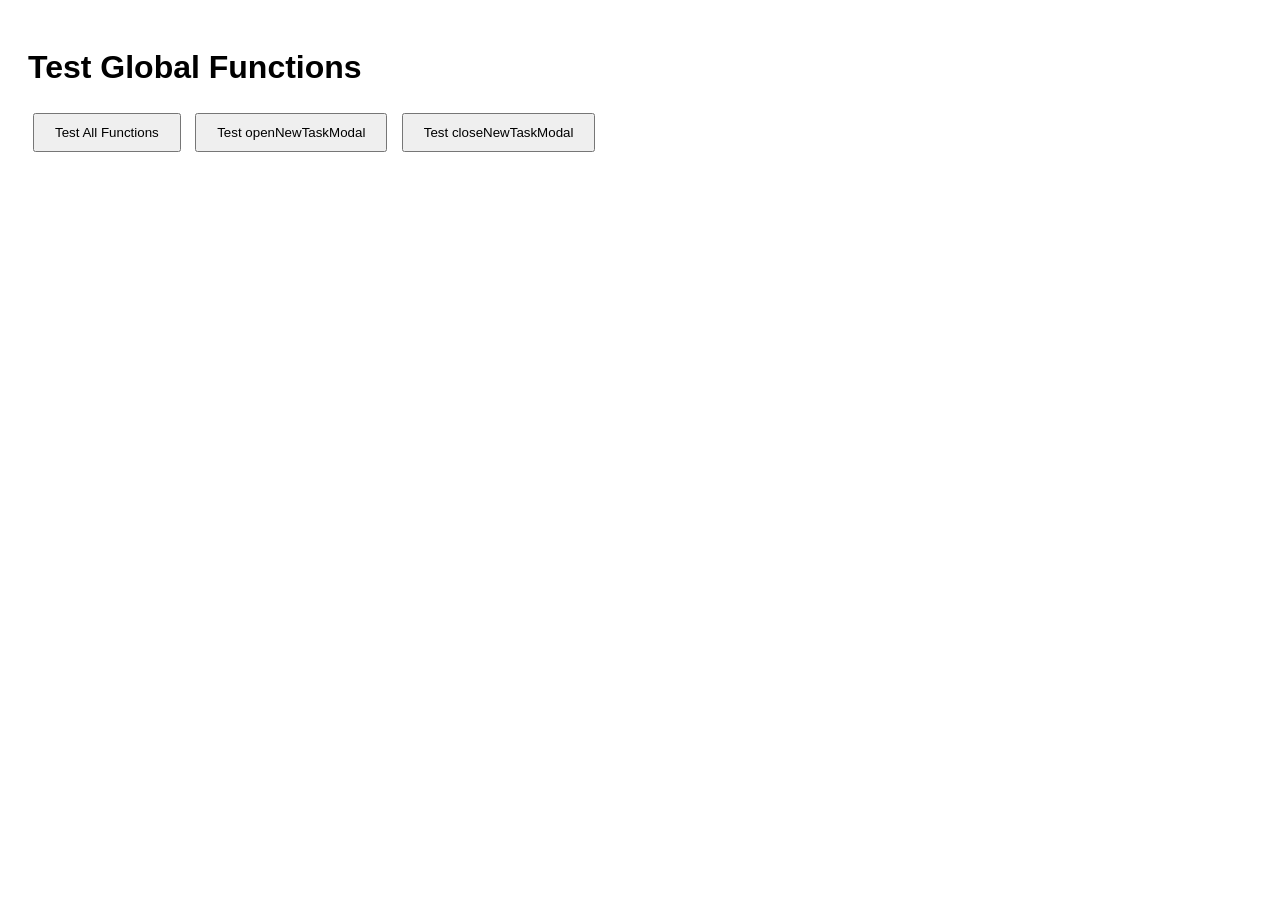
<file: test-functions.html>
<!DOCTYPE html>
<html lang="vi">
<head>
    <meta charset="UTF-8">
    <meta name="viewport" content="width=device-width, initial-scale=1.0">
    <title>Function Test</title>
    <style>
        body { font-family: Arial, sans-serif; padding: 20px; }
        button { padding: 10px 20px; margin: 5px; }
        .result { margin: 10px 0; padding: 10px; border: 1px solid #ccc; }
        .success { background: #d4edda; color: #155724; }
        .error { background: #f8d7da; color: #721c24; }
    </style>
</head>
<body>
    <h1>Test Global Functions</h1>

    <button onclick="testFunctions()">Test All Functions</button>
    <button onclick="openNewTaskModal()">Test openNewTaskModal</button>
    <button onclick="closeNewTaskModal()">Test closeNewTaskModal</button>

    <div id="results"></div>

    <div id="newTaskModal" style="display: none; position: fixed; top: 50%; left: 50%; transform: translate(-50%, -50%); background: white; padding: 20px; border: 1px solid black;">
        <h2>New Task Modal</h2>
        <p>Modal is open!</p>
        <button onclick="closeNewTaskModal()">Close</button>
    </div>

    <!-- Load dependencies -->
    <script src="assets/js/core/constants.js"></script>
    <script src="assets/js/core/config.js"></script>
    <script src="assets/js/core/types/User.js"></script>
    <script src="assets/js/core/types/Task.js"></script>
    <script src="assets/js/core/interfaces/IAuthenticator.js"></script>
    <script src="assets/js/core/interfaces/ITaskRepository.js"></script>
    <script src="assets/js/core/interfaces/ITaskService.js"></script>
    <script src="assets/js/core/interfaces/IUIService.js"></script>
    <script src="assets/js/core/interfaces/IErrorHandler.js"></script>
    <script src="assets/js/services/ui/ToastUIService.js"></script>
    <script src="assets/js/services/ui/ToastService.js"></script>
    <script src="assets/js/services/ui/ConfettiService.js"></script>
    <script src="assets/js/services/ui/ErrorHandler.js"></script>
    <script src="assets/js/services/auth/SupabaseAuthenticator.js"></script>
    <script src="assets/js/services/auth/AuthService.js"></script>
    <script src="assets/js/services/tasks/TaskValidator.js"></script>
    <script src="assets/js/services/tasks/TaskRepository.js"></script>
    <script src="assets/js/services/tasks/TaskService.js"></script>
    <script src="assets/js/controllers/AuthController.js"></script>
    <script src="assets/js/controllers/TaskController.js"></script>
    <script src="assets/js/controllers/KanbanController.js"></script>
    <script src="assets/js/utils/validation.js"></script>
    <script src="assets/js/app.js"></script>

    <script>
        function testFunctions() {
            const resultsDiv = document.getElementById('results');
            resultsDiv.innerHTML = '';

            const functionsToTest = [
                'openNewTaskModal',
                'closeNewTaskModal',
                'handleNewTask',
                'toggleSidebar',
                'logout',
                'createNewGroup',
                'openProfileModal',
                'closeProfileModal',
                'openSettings',
                'closeSettingsModal',
                'toggleStatusFilter',
                'openFilterModal',
                'closeFilterModal',
                'applyFilters',
                'clearFilters',
                'openSortMenu',
                'setSort',
                'toggleGroupBy',
                'toggleDarkMode'
            ];

            functionsToTest.forEach(funcName => {
                const exists = typeof window[funcName] === 'function';
                const div = document.createElement('div');
                div.className = 'result ' + (exists ? 'success' : 'error');
                div.textContent = `${funcName}: ${exists ? '✓ Available' : '✗ Not Available'}`;
                resultsDiv.appendChild(div);
            });
        }

        // Test immediately
        setTimeout(testFunctions, 1000);
    </script>
</body>
</html>
</file>
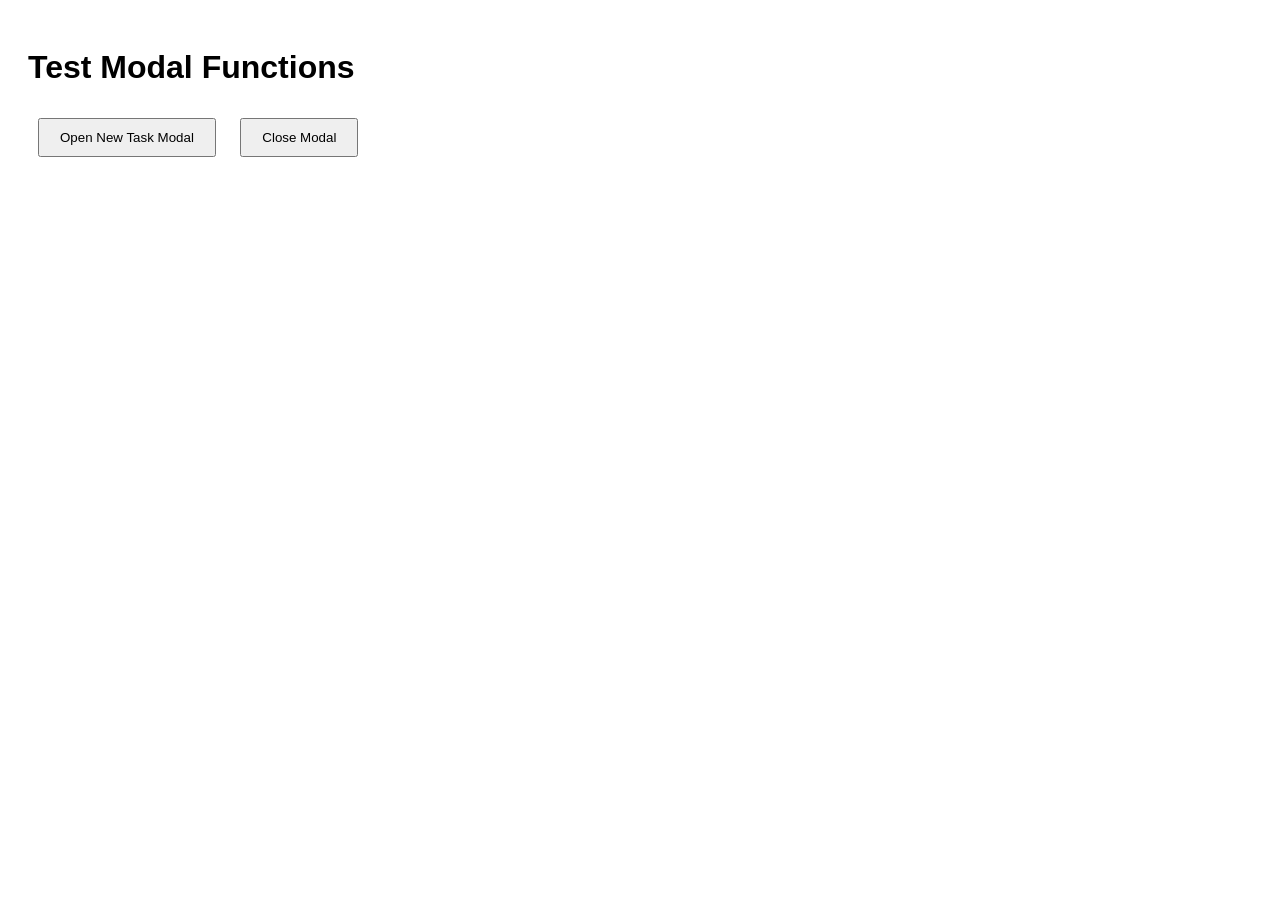
<file: test-modal.html>
<!DOCTYPE html>
<html lang="vi">
<head>
    <meta charset="UTF-8">
    <meta name="viewport" content="width=device-width, initial-scale=1.0">
    <title>Test Modal</title>
    <style>
        body { font-family: Arial, sans-serif; padding: 20px; }
        button { padding: 10px 20px; margin: 10px; cursor: pointer; }
        .modal {
            display: none;
            position: fixed;
            top: 0;
            left: 0;
            width: 100%;
            height: 100%;
            background: rgba(0,0,0,0.5);
            z-index: 1000;
        }
        .modal-content {
            background: white;
            margin: 10% auto;
            padding: 20px;
            width: 50%;
            border-radius: 5px;
        }
    </style>
</head>
<body>
    <h1>Test Modal Functions</h1>
    <button onclick="openNewTaskModal()">Open New Task Modal</button>
    <button onclick="closeNewTaskModal()">Close Modal</button>

    <div id="newTaskModal" class="modal">
        <div class="modal-content">
            <span onclick="closeNewTaskModal()" style="float: right; cursor: pointer;">&times;</span>
            <h2>New Task</h2>
            <form id="newTaskForm" onsubmit="handleNewTask(event)">
                <input type="text" id="taskTitle" placeholder="Task title" required><br><br>
                <button type="submit">Create Task</button>
                <button type="button" onclick="closeNewTaskModal()">Cancel</button>
            </form>
        </div>
    </div>

    <!-- Load SOLID Architecture Dependencies -->
    <script src="assets/js/core/constants.js"></script>
    <script src="assets/js/core/config.js"></script>

    <!-- Load Types -->
    <script src="assets/js/core/types/User.js"></script>
    <script src="assets/js/core/types/Task.js"></script>

    <!-- Load Interfaces -->
    <script src="assets/js/core/interfaces/IAuthenticator.js"></script>
    <script src="assets/js/core/interfaces/ITaskRepository.js"></script>
    <script src="assets/js/core/interfaces/ITaskService.js"></script>
    <script src="assets/js/core/interfaces/IUIService.js"></script>
    <script src="assets/js/core/interfaces/IErrorHandler.js"></script>

    <!-- Load Services -->
    <script src="assets/js/services/ui/ToastUIService.js"></script>
    <script src="assets/js/services/ui/ToastService.js"></script>
    <script src="assets/js/services/ui/ConfettiService.js"></script>
    <script src="assets/js/services/ui/ErrorHandler.js"></script>
    <script src="assets/js/services/auth/SupabaseAuthenticator.js"></script>
    <script src="assets/js/services/auth/AuthService.js"></script>
    <script src="assets/js/services/tasks/TaskValidator.js"></script>
    <script src="assets/js/services/tasks/TaskRepository.js"></script>
    <script src="assets/js/services/tasks/TaskService.js"></script>

    <!-- Load Controllers -->
    <script src="assets/js/controllers/AuthController.js"></script>
    <script src="assets/js/controllers/TaskController.js"></script>
    <script src="assets/js/controllers/KanbanController.js"></script>

    <!-- Load Utils -->
    <script src="assets/js/utils/validation.js"></script>

    <!-- Load Main Application -->
    <script src="assets/js/app.js"></script>

    <script>
        // Mock the authentication and initialization for testing
        console.log('Test page loaded');

        // Override the DOMContentLoaded to prevent full app initialization
        document.addEventListener('DOMContentLoaded', (e) => {
            e.preventDefault();
            console.log('DOMContentLoaded prevented for test');

            // Mock taskController for testing
            window.taskController = {
                openCreateTaskModal: () => {
                    console.log('openCreateTaskModal called');
                    document.getElementById('newTaskModal').style.display = 'block';
                },
                closeCreateTaskModal: () => {
                    console.log('closeCreateTaskModal called');
                    document.getElementById('newTaskModal').style.display = 'none';
                },
                createTask: async (taskData) => {
                    console.log('createTask called with:', taskData);
                    alert('Task created: ' + taskData.title);
                    document.getElementById('newTaskModal').style.display = 'none';
                }
            };

            // Set global functions
            window.openNewTaskModal = () => window.taskController.openCreateTaskModal();
            window.closeNewTaskModal = () => window.taskController.closeCreateTaskModal();
            window.handleNewTask = async (e) => {
                e.preventDefault();
                const formData = new FormData(e.target);
                const taskData = {
                    title: formData.get('taskTitle')?.trim(),
                    description: '',
                    priority: 'medium',
                    status: 'pending',
                    due_date: null,
                    assigned_to: null
                };
                await window.taskController.createTask(taskData);
            };

            console.log('Test functions set up');
        });
    </script>
</body>
</html>
</file>
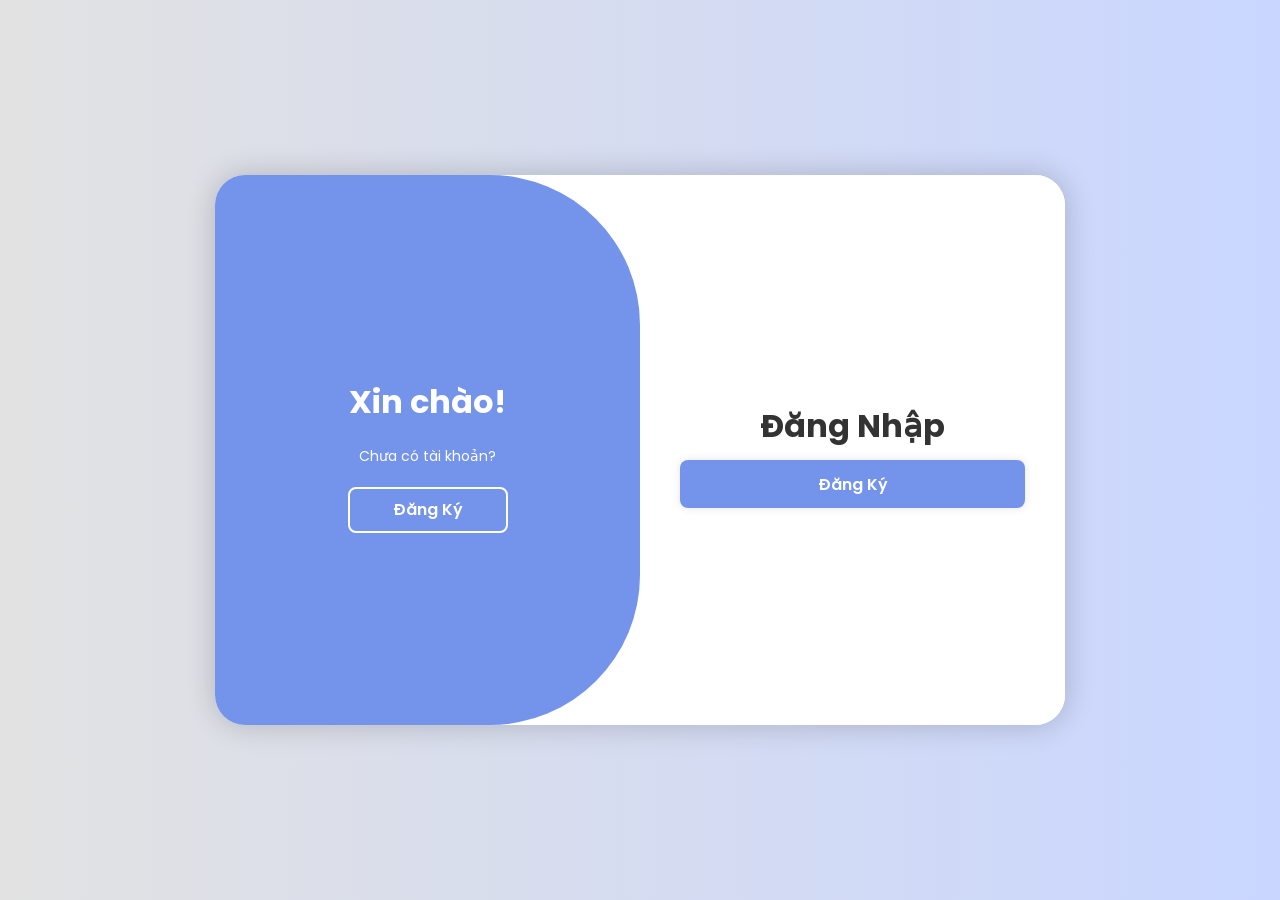
<file: test-toggle.html>
<!DOCTYPE html>
<html lang="vi">
<head>
    <meta charset="UTF-8">
    <meta name="viewport" content="width=device-width, initial-scale=1.0">
    <title>Test Toggle</title>
    <link rel="stylesheet" href="assets/css/styles.css">
</head>
<body>
    <div class="container" id="authContainer">
        <div class="form-box login">
            <form>
                <h1>Đăng Nhập</h1>
                <button type="button" class="btn register-btn">Đăng Ký</button>
            </form>
        </div>

        <div class="form-box register">
            <form>
                <h1>Đăng Ký</h1>
                <button type="button" class="btn login-btn">Đăng Nhập</button>
            </form>
        </div>

        <div class="toggle-box">
            <div class="toggle-panel toggle-left">
                <h1>Xin chào!</h1>
                <p>Chưa có tài khoản?</p>
                <button type="button" class="btn register-btn">Đăng Ký</button>
            </div>

            <div class="toggle-panel toggle-right">
                <h1>Chào mừng trở lại!</h1>
                <p>Đã có tài khoản?</p>
                <button type="button" class="btn login-btn">Đăng Nhập</button>
            </div>
        </div>
    </div>

    <script>
        // Simple toggle test
        const container = document.querySelector('.container');
        const registerBtns = document.querySelectorAll('.register-btn');
        const loginBtns = document.querySelectorAll('.login-btn');

        registerBtns.forEach(btn => {
            btn.addEventListener('click', (e) => {
                e.preventDefault();
                console.log('Register clicked - adding active');
                container.classList.add('active');
            });
        });

        loginBtns.forEach(btn => {
            btn.addEventListener('click', (e) => {
                e.preventDefault();
                console.log('Login clicked - removing active');
                container.classList.remove('active');
            });
        });

        console.log('Test toggle setup complete');
    </script>
</body>
</html>
</file>
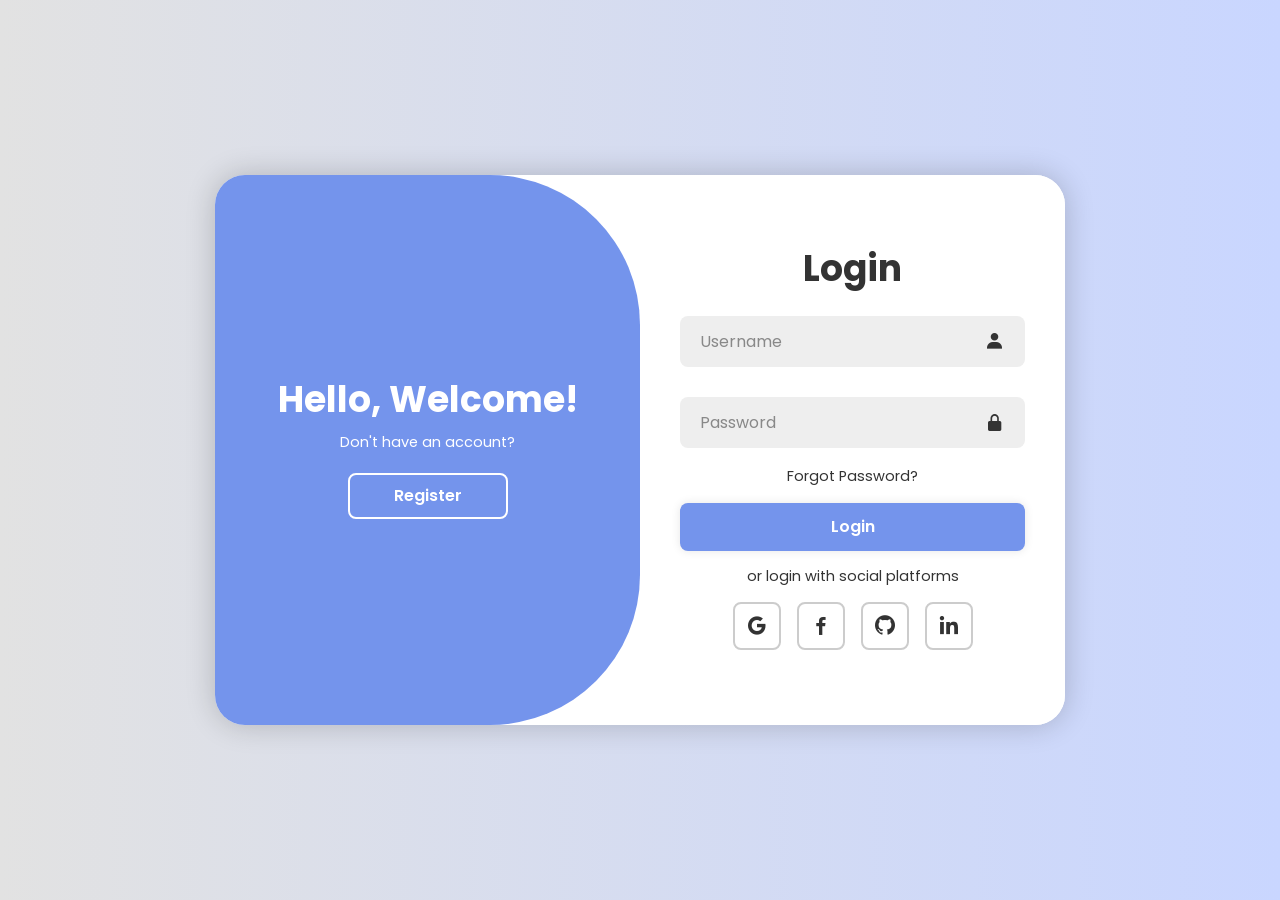
<file: templates/SignUp-LogIn-Form V2.0/SignUp_LogIn_Form.html>
<!DOCTYPE html>
<html lang="en">
<head>
    <meta charset="UTF-8">
    <meta name="viewport" content="width=device-width, initial-scale=1.0">
    <title>Login/Signup Form</title>
    <link rel="stylesheet" href="SignUp_LogIn_Form.css">
    <link href='https://unpkg.com/boxicons@2.1.4/css/boxicons.min.css' rel='stylesheet'>
</head>
  <body>

    <!-- credits to the writter @leonam-silva-de-souza -->
      <div class="container">
          <div class="form-box login">
              <form action="#">
                  <h1>Login</h1>
                  <div class="input-box">
                      <input type="text" placeholder="Username" required>
                      <i class='bx bxs-user'></i>
                  </div>
                  <div class="input-box">
                      <input type="password" placeholder="Password" required>
                      <i class='bx bxs-lock-alt' ></i>
                  </div>
                  <div class="forgot-link">
                      <a href="#">Forgot Password?</a>
                  </div>
                  <button type="submit" class="btn">Login</button>
                  <p>or login with social platforms</p>
                  <div class="social-icons">
                      <a href="#"><i class='bx bxl-google' ></i></a>
                      <a href="#"><i class='bx bxl-facebook' ></i></a>
                      <a href="#"><i class='bx bxl-github' ></i></a>
                      <a href="#"><i class='bx bxl-linkedin' ></i></a>
                  </div>
              </form>
          </div>

          <div class="form-box register">
              <form action="#">
                  <h1>Registration</h1>
                  <div class="input-box">
                      <input type="text" placeholder="Username" required>
                      <i class='bx bxs-user'></i>
                  </div>
                  <div class="input-box">
                      <input type="email" placeholder="Email" required>
                      <i class='bx bxs-envelope' ></i>
                  </div>
                  <div class="input-box">
                      <input type="password" placeholder="Password" required>
                      <i class='bx bxs-lock-alt' ></i>
                  </div>
                  <button type="submit" class="btn">Register</button>
                  <p>or register with social platforms</p>
                  <div class="social-icons">
                      <a href="#"><i class='bx bxl-google' ></i></a>
                      <a href="#"><i class='bx bxl-facebook' ></i></a>
                      <a href="#"><i class='bx bxl-github' ></i></a>
                      <a href="#"><i class='bx bxl-linkedin' ></i></a>
                  </div>
              </form>
          </div>

          <div class="toggle-box">
              <div class="toggle-panel toggle-left">
                  <h1>Hello, Welcome!</h1>
                  <p>Don't have an account?</p>
                  <button class="btn register-btn">Register</button>
              </div>

              <div class="toggle-panel toggle-right">
                  <h1>Welcome Back!</h1>
                  <p>Already have an account?</p>
                  <button class="btn login-btn">Login</button>
              </div>
          </div>
      </div>

      <script src="SignUp_LogIn_Form.js"></script>
  </body>
</html>
</file>
<file: assets/css/styles.css>
@import url('https://fonts.googleapis.com/css2?family=Poppins:ital,wght@0,100;0,200;0,300;0,400;0,500;0,600;0,700;0,800;0,900;1,100;1,200;1,300;1,400;1,500;1,600;1,700;1,800;1,900&display=swap');

* {
    margin: 0;
    padding: 0;
    box-sizing: border-box;
    font-family: "Poppins", sans-serif;
    text-decoration: none;
    list-style: none;
}

body {
    display: flex;
    justify-content: center;
    align-items: center;
    min-height: 100vh;
    background: linear-gradient(90deg, #e2e2e2, #c9d6ff);
}

.container {
    position: relative;
    width: 850px;
    height: 550px;
    background: #fff;
    margin: 20px;
    border-radius: 30px;
    box-shadow: 0 0 30px rgba(0, 0, 0, .2);
    overflow: hidden;
}

.container h1 {
    font-size: 32px;
    margin: 10px 0;
}

.container p {
    font-size: 14px;
    margin: 10px 0;
}

form {
    width: 100%;
}

.form-box {
    position: absolute;
    right: 0;
    width: 50%;
    height: 100%;
    background: #fff;
    display: flex;
    align-items: center;
    justify-content: center;
    color: #333;
    text-align: center;
    padding: 30px 40px;
    z-index: 1;
    transition: .6s ease-in-out 1.2s, visibility 0s 1s;
    overflow-y: auto;
}

.container.active .form-box {
    right: 50%;
}

.form-box.register {
    visibility: hidden;
}

.container.active .form-box.register {
    visibility: visible;
}

.input-box {
    position: relative;
    margin: 20px 0;
}

.input-box input {
    width: 100%;
    padding: 13px 50px 13px 20px;
    background: #eee;
    border-radius: 8px;
    border: none;
    outline: none;
    font-size: 16px;
    color: #333;
    font-weight: 500;
}

.input-box input::placeholder {
    color: #888;
    font-weight: 400;
}

.input-box i {
    position: absolute;
    right: 20px;
    top: 50%;
    transform: translateY(-50%);
    font-size: 20px;
    color: #888;
    pointer-events: none;
}

.input-box .toggle-password-icon {
    position: absolute;
    right: 45px;
    top: 50%;
    transform: translateY(-50%);
    background: none;
    border: none;
    cursor: pointer;
    font-size: 20px;
    color: #888;
    padding: 0;
    display: flex;
    align-items: center;
    justify-content: center;
    z-index: 10;
}

.input-box .toggle-password-icon:hover {
    color: #7494ec;
}

.input-box .toggle-password-icon i {
    pointer-events: none;
}

.form-options {
    display: flex;
    justify-content: space-between;
    align-items: center;
    margin: -15px 0 15px;
    font-size: 14.5px;
}

.checkbox-label {
    display: flex;
    align-items: center;
    cursor: pointer;
    color: #333;
}

.checkbox-label input[type="checkbox"] {
    margin-right: 5px;
    cursor: pointer;
}

.forgot-link {
    font-size: 14.5px;
    color: #333;
    transition: color 0.3s;
}

.forgot-link:hover {
    color: #7494ec;
}

.btn {
    width: 100%;
    height: 48px;
    background: #7494ec;
    border-radius: 8px;
    box-shadow: 0 0 10px rgba(0, 0, 0, .1);
    border: none;
    cursor: pointer;
    font-size: 16px;
    color: #fff;
    font-weight: 600;
    transition: background 0.3s, transform 0.1s;
}

.btn:hover {
    background: #5a7fd8;
    transform: translateY(-2px);
}

.btn:active {
    transform: translateY(0);
}

.btn:disabled {
    opacity: 0.6;
    cursor: not-allowed;
    transform: none;
}

.btn-primary {
    background: #7494ec;
}

.btn-primary:hover {
    background: #5a7fd8;
}

.social-icons {
    display: flex;
    justify-content: center;
    gap: 8px;
}

.social-icons a {
    display: inline-flex;
    padding: 10px;
    border: 2px solid #ccc;
    border-radius: 8px;
    font-size: 24px;
    color: #333;
    transition: all 0.3s;
}

.social-icons a:hover {
    border-color: #7494ec;
    color: #7494ec;
    transform: translateY(-2px);
}

.social-icons .btn-google {
    border-color: #4285f4;
    color: #4285f4;
}

.social-icons .btn-google:hover {
    background: #4285f4;
    color: #fff;
}

.toggle-box {
    position: absolute;
    width: 100%;
    height: 100%;
}

.toggle-box::before {
    content: '';
    position: absolute;
    left: -250%;
    width: 300%;
    height: 100%;
    background: #7494ec;
    border-radius: 150px;
    z-index: 2;
    transition: 1.8s ease-in-out;
}

.container.active .toggle-box::before {
    left: 50%;
}

.toggle-panel {
    position: absolute;
    width: 50%;
    height: 100%;
    color: #fff;
    display: flex;
    flex-direction: column;
    justify-content: center;
    align-items: center;
    z-index: 2;
    transition: .6s ease-in-out;
}

.toggle-panel.toggle-left {
    left: 0;
    transition-delay: 1.2s;
}

.container.active .toggle-panel.toggle-left {
    left: -50%;
    transition-delay: .6s;
}

.toggle-panel.toggle-right {
    right: -50%;
    transition-delay: .6s;
}

.container.active .toggle-panel.toggle-right {
    right: 0;
    transition-delay: 1.2s;
}

.toggle-panel p {
    margin-bottom: 20px;
}

.toggle-panel .btn {
    width: 160px;
    height: 46px;
    background: transparent;
    border: 2px solid #fff;
    box-shadow: none;
}

.toggle-panel .btn:hover {
    background: rgba(255, 255, 255, 0.2);
}

/* Error and Success Messages */
.error-message {
    margin-top: 15px;
    padding: 12px 15px;
    background: #fee;
    color: #c33;
    border: 1px solid #fcc;
    border-radius: 8px;
    font-size: 14px;
    text-align: center;
    display: block;
    animation: slideDown 0.3s ease-out;
}

@keyframes slideDown {
    from {
        opacity: 0;
        transform: translateY(-10px);
    }
    to {
        opacity: 1;
        transform: translateY(0);
    }
}

.success-message {
    position: fixed;
    top: 20px;
    right: 20px;
    padding: 15px 20px;
    background: #4caf50;
    color: #fff;
    border-radius: 8px;
    box-shadow: 0 4px 12px rgba(0, 0, 0, 0.2);
    z-index: 1000;
    font-size: 14px;
    animation: slideIn 0.3s ease-out;
}

.critical-error-message {
    width: 100%;
    padding: 40px 30px;
    background: linear-gradient(135deg, #111827, #1f2937);
    border-radius: 24px;
    box-shadow: 0 20px 45px rgba(0, 0, 0, 0.35);
    color: #fff;
    text-align: center;
    line-height: 1.6;
}

.critical-error-message h2 {
    font-size: 28px;
    margin-bottom: 12px;
}

.critical-error-message p {
    color: rgba(255, 255, 255, 0.8);
    margin-bottom: 8px;
}

@keyframes slideIn {
    from {
        transform: translateX(100%);
        opacity: 0;
    }
    to {
        transform: translateX(0);
        opacity: 1;
    }
}

/* Responsive Design */
@media screen and (max-width: 650px) {
    .container {
        height: calc(100vh - 40px);
    }

    .form-box {
        bottom: 0;
        width: 100%;
        height: 70%;
    }

    .container.active .form-box {
        right: 0;
        bottom: 30%;
    }

    .toggle-box::before {
        left: 0;
        top: -270%;
        width: 100%;
        height: 300%;
        border-radius: 20vw;
    }

    .container.active .toggle-box::before {
        left: 0;
        top: 70%;
    }

    .container.active .toggle-panel.toggle-left {
        left: 0;
        top: -30%;
    }

    .toggle-panel {
        width: 100%;
        height: 30%;
    }

    .toggle-panel.toggle-left {
        top: 0;
    }

    .toggle-panel.toggle-right {
        right: 0;
        bottom: -30%;
    }

    .container.active .toggle-panel.toggle-right {
        bottom: 0;
    }
}

/* Modal Styles */
.modal {
    display: none;
    position: fixed;
    z-index: 2000;
    left: 0;
    top: 0;
    width: 100%;
    height: 100%;
    overflow: auto;
    background-color: rgba(0, 0, 0, 0.5);
    backdrop-filter: blur(4px);
}

.modal-content {
    background-color: #fff;
    margin: 5% auto;
    padding: 30px;
    border-radius: 20px;
    box-shadow: 0 10px 40px rgba(0, 0, 0, 0.2);
    animation: modalSlideIn 0.3s ease-out;
    position: relative;
}

@keyframes modalSlideIn {
    from {
        transform: translateY(-50px);
        opacity: 0;
    }
    to {
        transform: translateY(0);
        opacity: 1;
    }
}

.close-modal {
    color: #aaa;
    float: right;
    font-size: 28px;
    font-weight: bold;
    cursor: pointer;
    line-height: 20px;
    position: absolute;
    right: 20px;
    top: 20px;
}

.close-modal:hover,
.close-modal:focus {
    color: #000;
}

.modal h2 {
    margin-bottom: 10px;
    color: #333;
    margin-top: 10px;
}

.modal .input-box {
    margin: 20px 0;
}

@media screen and (max-width: 400px) {
    .form-box {
        padding: 20px;
    }

    .toggle-panel h1 {
        font-size: 30px;
    }
    
    .modal-content {
        margin: 10% auto;
        padding: 20px;
    }
}
</file>
<file: templates/SignUp-LogIn-Form V2.0/SignUp_LogIn_Form.css>
@import url('https://fonts.googleapis.com/css2?family=Poppins:ital,wght@0,100;0,200;0,300;0,400;0,500;0,600;0,700;0,800;0,900;1,100;1,200;1,300;1,400;1,500;1,600;1,700;1,800;1,900&display=swap');

*{
    margin: 0;
    padding: 0;
    box-sizing: border-box;
    font-family: "Poppins", sans-serif;
    text-decoration: none;
    list-style: none;
}

body{
    display: flex;
    justify-content: center;
    align-items: center;
    min-height: 100vh;
    background: linear-gradient(90deg, #e2e2e2, #c9d6ff);
}

.container{
    position: relative;
    width: 850px;
    height: 550px;
    background: #fff;
    margin: 20px;
    border-radius: 30px;
    box-shadow: 0 0 30px rgba(0, 0, 0, .2);
    overflow: hidden;
}

    .container h1{
        font-size: 36px;
        margin: -10px 0;
    }

    .container p{
        font-size: 14.5px;
        margin: 15px 0;
    }

form{ width: 100%; }

.form-box{
    position: absolute;
    right: 0;
    width: 50%;
    height: 100%;
    background: #fff;
    display: flex;
    align-items: center;
    color: #333;
    text-align: center;
    padding: 40px;
    z-index: 1;
    transition: .6s ease-in-out 1.2s, visibility 0s 1s;
}

    .container.active .form-box{ right: 50%; }

    .form-box.register{ visibility: hidden; }
        .container.active .form-box.register{ visibility: visible; }

.input-box{
    position: relative;
    margin: 30px 0;
}

    .input-box input{
        width: 100%;
        padding: 13px 50px 13px 20px;
        background: #eee;
        border-radius: 8px;
        border: none;
        outline: none;
        font-size: 16px;
        color: #333;
        font-weight: 500;
    }

        .input-box input::placeholder{
            color: #888;
            font-weight: 400;
        }
    
    .input-box i{
        position: absolute;
        right: 20px;
        top: 50%;
        transform: translateY(-50%);
        font-size: 20px;
    }

.forgot-link{ margin: -15px 0 15px; }
    .forgot-link a{
        font-size: 14.5px;
        color: #333;
    }

.btn{
    width: 100%;
    height: 48px;
    background: #7494ec;
    border-radius: 8px;
    box-shadow: 0 0 10px rgba(0, 0, 0, .1);
    border: none;
    cursor: pointer;
    font-size: 16px;
    color: #fff;
    font-weight: 600;
}

.social-icons{
    display: flex;
    justify-content: center;
}

    .social-icons a{
        display: inline-flex;
        padding: 10px;
        border: 2px solid #ccc;
        border-radius: 8px;
        font-size: 24px;
        color: #333;
        margin: 0 8px;
    }

.toggle-box{
    position: absolute;
    width: 100%;
    height: 100%;
}

    .toggle-box::before{
        content: '';
        position: absolute;
        left: -250%;
        width: 300%;
        height: 100%;
        background: #7494ec;
        /* border: 2px solid red; */
        border-radius: 150px;
        z-index: 2;
        transition: 1.8s ease-in-out;
    }

        .container.active .toggle-box::before{ left: 50%; }

.toggle-panel{
    position: absolute;
    width: 50%;
    height: 100%;
    /* background: seagreen; */
    color: #fff;
    display: flex;
    flex-direction: column;
    justify-content: center;
    align-items: center;
    z-index: 2;
    transition: .6s ease-in-out;
}

    .toggle-panel.toggle-left{ 
        left: 0;
        transition-delay: 1.2s; 
    }
        .container.active .toggle-panel.toggle-left{
            left: -50%;
            transition-delay: .6s;
        }

    .toggle-panel.toggle-right{ 
        right: -50%;
        transition-delay: .6s;
    }
        .container.active .toggle-panel.toggle-right{
            right: 0;
            transition-delay: 1.2s;
        }

    .toggle-panel p{ margin-bottom: 20px; }

    .toggle-panel .btn{
        width: 160px;
        height: 46px;
        background: transparent;
        border: 2px solid #fff;
        box-shadow: none;
    }

@media screen and (max-width: 650px){
    .container{ height: calc(100vh - 40px); }

    .form-box{
        bottom: 0;
        width: 100%;
        height: 70%;
    }

        .container.active .form-box{
            right: 0;
            bottom: 30%;
        }

    .toggle-box::before{
        left: 0;
        top: -270%;
        width: 100%;
        height: 300%;
        border-radius: 20vw;
    }

        .container.active .toggle-box::before{
            left: 0;
            top: 70%;
        }

        .container.active .toggle-panel.toggle-left{
            left: 0;
            top: -30%;
        }

    .toggle-panel{ 
        width: 100%;
        height: 30%;
    }
        .toggle-panel.toggle-left{ top: 0; }
        .toggle-panel.toggle-right{
            right: 0;
            bottom: -30%;
        }

            .container.active .toggle-panel.toggle-right{ bottom: 0; }
}

@media screen and (max-width: 400px){
    .form-box { padding: 20px; }

    .toggle-panel h1{font-size: 30px; }
}
</file>
